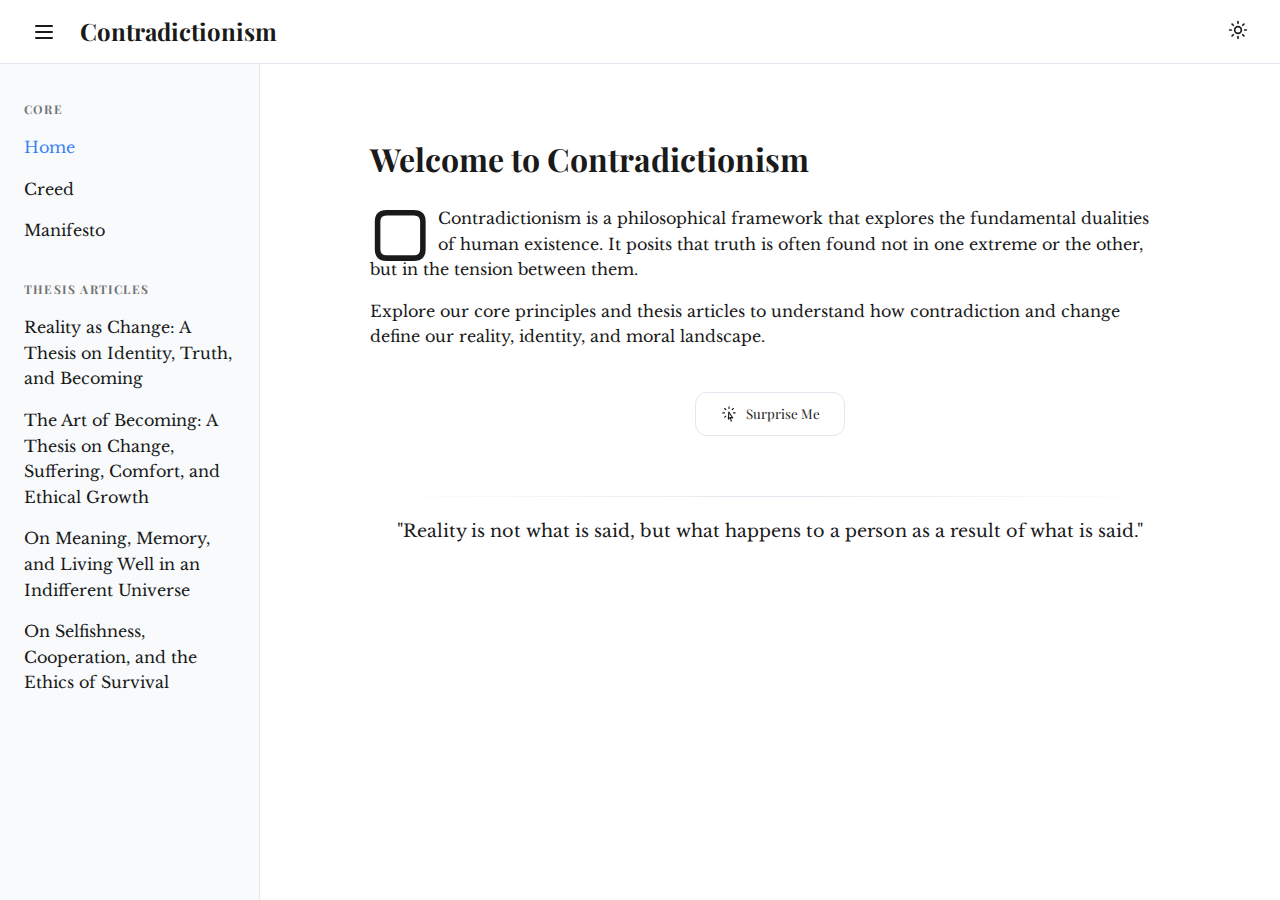
<file: index.html>
<!DOCTYPE html>
<html lang="en" class="light">
<head>
    <meta charset="UTF-8">
    <meta name="viewport" content="width=device-width, initial-scale=1.0">
    <title>Contradictionism | A Philosophy of Duality</title>
    <link rel="stylesheet" href="style.css">
    <link rel="preconnect" href="https://fonts.googleapis.com">
    <link rel="preconnect" href="https://fonts.gstatic.com" crossorigin>
    <link href="https://fonts.googleapis.com/css2?family=Libre+Baskerville:ital,wght@0,400;0,700;1,400&family=Playfair+Display:ital,wght@0,400..900;1,400..900&family=Merriweather:ital,wght@0,300;0,400;0,700;0,900;1,300;1,400;1,700;1,900&display=swap" rel="stylesheet">
</head>
<body>
    <header id="header">
        <div class="header-left">
            <button id="mobile-toggle" class="icon-btn">
                <svg xmlns="http://www.w3.org/2000/svg" width="24" height="24" viewBox="0 0 24 24" fill="none" stroke="currentColor" stroke-width="2" stroke-linecap="round" stroke-linejoin="round">
                    <line x1="4" x2="20" y1="12" y2="12"/>
                    <line x1="4" x2="20" y1="6" y2="6"/>
                    <line x1="4" x2="20" y1="18" y2="18"/>
                </svg>
            </button>
            <h1 class="logo">Contradictionism</h1>
        </div>
        <div class="header-right">
            <div class="theme-switcher">
                <button id="theme-trigger" class="icon-btn">
                    <span id="current-theme-icon"></span>
                </button>
                <div id="theme-menu" class="dropdown">
                    <div class="theme-option" onclick="setTheme('light')">
                        <svg xmlns="http://www.w3.org/2000/svg" width="16" height="16" viewBox="0 0 24 24" fill="none" stroke="currentColor" stroke-width="2" stroke-linecap="round" stroke-linejoin="round"><circle cx="12" cy="12" r="4"/><path d="M12 2v2"/><path d="M12 20v2"/><path d="m4.93 4.93 1.41 1.41"/><path d="m17.66 17.66 1.41 1.41"/><path d="M2 12h2"/><path d="M20 12h2"/><path d="m6.34 17.66-1.41 1.41"/><path d="m19.07 4.93-1.41 1.41"/></svg>
                        Light
                    </div>
                    <div class="theme-option" onclick="setTheme('dark')">
                        <svg xmlns="http://www.w3.org/2000/svg" width="16" height="16" viewBox="0 0 24 24" fill="none" stroke="currentColor" stroke-width="2" stroke-linecap="round" stroke-linejoin="round"><path d="M12 3a6 6 0 0 0 9 9 9 9 0 1 1-9-9Z"/></svg>
                        Dark
                    </div>
                    <div class="theme-option" onclick="setTheme('cobalt')">
                        <svg xmlns="http://www.w3.org/2000/svg" width="16" height="16" viewBox="0 0 24 24" fill="none" stroke="currentColor" stroke-width="1.5" stroke-linecap="round" stroke-linejoin="round">
                            <path d="M12 2v4M12 18v4M2 12h4M18 12h4M4.93 4.93l2.83 2.83M16.24 16.24l2.83 2.83M4.93 19.07l2.83-2.83M16.24 7.76l2.83-2.83"/>
                        </svg>
                        Cobalt
                    </div>
                    <div class="theme-option" onclick="setTheme('midnight')">
                        <svg xmlns="http://www.w3.org/2000/svg" width="16" height="16" viewBox="0 0 24 24" fill="none" stroke="currentColor" stroke-width="1.5" stroke-linecap="round" stroke-linejoin="round"><path d="M11.48 3.499a.562.562 0 0 1 1.04 0l2.125 5.111a.563.563 0 0 0 .475.345l5.518.442c.499.04.701.663.321.988l-4.204 3.602a.563.563 0 0 0-.182.557l1.285 5.385a.562.562 0 0 1-.84.61l-4.725-2.885a.562.562 0 0 0-.586 0L6.982 20.54a.562.562 0 0 1-.84-.61l1.285-5.386a.562.562 0 0 0-.182-.557l-4.204-3.602a.562.562 0 0 1 .321-.988l5.518-.442a.563.563 0 0 0 .475-.345L11.48 3.5Z"/></svg>
                        Midnight
                    </div>
                    <div class="theme-option" onclick="setTheme('sepia')">
                        <svg xmlns="http://www.w3.org/2000/svg" width="16" height="16" viewBox="0 0 24 24" fill="none" stroke="currentColor" stroke-width="2" stroke-linecap="round" stroke-linejoin="round"><path d="M17 8h1a4 4 0 1 1 0 8h-1"/><path d="M3 8h14v9a4 4 0 0 1-4 4H7a4 4 0 0 1-4-4Z"/><line x1="6" x2="6" y1="2" y2="4"/><line x1="10" x2="10" y1="2" y2="4"/><line x1="14" x2="14" y1="2" y2="4"/></svg>
                        Sepia
                    </div>
                    <div class="theme-option" onclick="setTheme('ivory')">
                        <svg xmlns="http://www.w3.org/2000/svg" width="16" height="16" viewBox="0 0 24 24" fill="none" stroke="currentColor" stroke-width="1.5" stroke-linecap="round" stroke-linejoin="round"><path d="M9.813 15.904 9 18.75l-.813-2.846a4.5 4.5 0 0 0-3.09-3.09L2.25 12l2.846-.813a4.5 4.5 0 0 0 3.09-3.09L9 5.25l.813 2.846a4.5 4.5 0 0 0 3.09 3.09L15.75 12l-2.846.813a4.5 4.5 0 0 0-3.09 3.09ZM18.259 8.715 18 9.75l-.259-1.035a3.375 3.375 0 0 0-2.455-2.456L14.25 6l1.036-.259a3.375 3.375 0 0 0 2.455-2.456L18 2.25l.259 1.035a3.375 3.375 0 0 0 2.456 2.456L21.75 6l-1.035.259a3.375 3.375 0 0 0-2.456 2.456ZM16.894 20.567 16.5 21.75l-.394-1.183a2.25 2.25 0 0 0-1.423-1.423L13.5 18.75l1.183-.394a2.25 2.25 0 0 0 1.423-1.423l.394-1.183.394 1.183a2.25 2.25 0 0 0 1.423 1.423l1.183.394-1.183.394a2.25 2.25 0 0 0-1.423 1.423Z"/></svg>
                        Ivory
                    </div>
                    <div class="theme-option" onclick="setTheme('terminal')">
                        <svg xmlns="http://www.w3.org/2000/svg" width="16" height="16" viewBox="0 0 24 24" fill="none" stroke="currentColor" stroke-width="2" stroke-linecap="round" stroke-linejoin="round"><path d="m5 10 3 3-3 3"/><path d="M12 17h7"/></svg>
                        Terminal
                    </div>
                </div>
            </div>
        </div>
    </header>

    <div class="layout">
        <aside id="sidebar">
            <nav>
                <div class="nav-group">
                    <h3>Core</h3>
                    <ul>
                        <li><a href="#home">Home</a></li>
                        <li><a href="#creed">Creed</a></li>
                        <li><a href="#manifesto">Manifesto</a></li>
                    </ul>
                </div>
                <div class="nav-group">
                    <h3>Thesis Articles</h3>
                    <ul id="article-list"></ul>
                </div>
            </nav>
        </aside>

        <main id="main">
            <div id="content"></div>
            <div id="quotes-container"></div>
        </main>
    </div>

    <script src="script.js"></script>
</body>
</html>
</file>
<file: style.css>
:root {
    --bg: #ffffff;
    --fg: #1a1a1a;
    --sidebar-bg: #f8fafc;
    --border: #e2e8f0;
    --accent: #3b82f6;
    --sb-thumb: #cbd5e1;
    --sb-track: #f1f5f9;
}

.dark {
    --bg: #121212;
    --fg: #e0e0e0;
    --sidebar-bg: #1a1a1a;
    --border: #2a2a2a;
    --accent: #a0a0a0;
    --sb-thumb: #333333;
    --sb-track: #121212;
}

.cobalt {
    --bg: #1e293b;
    --fg: #f1f5f9;
    --sidebar-bg: #0f172a;
    --border: #334155;
    --accent: #94a3b8;
    --sb-thumb: #475569;
    --sb-track: #1e293b;
}

.midnight {
    --bg: #000000;
    --fg: #ffffff;
    --sidebar-bg: #000000;
    --border: #111111;
    --accent: #ffffff;
    --sb-thumb: #222222;
    --sb-track: #000000;
}

.ivory {
    --bg: #ffffff;
    --fg: #1a1a1a;
    --sidebar-bg: #fdfaf3;
    --border: #d4af37;
    --accent: #d4af37;
    --sb-thumb: #cfb53b;
    --sb-track: #ffffff;
}

.page-divider {
    height: 1px;
    background: linear-gradient(to right, transparent, var(--border), transparent);
    margin: 40px 0;
}

.content-end {
    margin-top: 60px;
    margin-bottom: 20px;
}

.surprise-button {
    background: none;
    border: 1px solid var(--border);
    color: var(--fg);
    padding: 10px 20px;
    font-family: 'Playfair Display', serif;
    cursor: pointer;
    transition: all 0.3s;
    border-radius: 4px;
}

.surprise-button:hover {
    background: var(--accent);
    color: var(--bg);
    border-color: var(--accent);
}

.terminal {
    --bg: #000000;
    --fg: #00ff00;
    --sidebar-bg: #0a0a0a;
    --border: #003300;
    --accent: #00ff00;
    --sb-thumb: #003300;
    --sb-track: #000000;
    font-family: 'Courier New', Courier, monospace !important;
}

.terminal * {
    font-family: 'Courier New', Courier, monospace !important;
}

.sepia {
    --bg: #f4ecd8;
    --fg: #433422;
    --sidebar-bg: #eaddc0;
    --border: #d3c2a3;
    --accent: #92400e;
    --sb-thumb: #c2b291;
    --sb-track: #eaddc0;
}

* { box-sizing: border-box; }

body {
    margin: 0;
    background-color: var(--bg);
    color: var(--fg);
    font-family: 'Libre Baskerville', serif;
    line-height: 1.6;
    transition: background 0.3s, color 0.3s;
}

/* Scrollbar */
::-webkit-scrollbar { width: 10px; }
::-webkit-scrollbar-track { background: var(--sb-track); }
::-webkit-scrollbar-thumb { background: var(--sb-thumb); border-radius: 5px; }
::-webkit-scrollbar-thumb:hover { background: var(--accent); }

#header {
    position: fixed;
    top: 0;
    width: 100%;
    height: 64px;
    background: var(--bg);
    border-bottom: 1px solid var(--border);
    display: flex;
    align-items: center;
    justify-content: space-between;
    padding: 0 24px;
    z-index: 100;
}

.header-left { display: flex; align-items: center; gap: 16px; }
.logo { font-family: 'Playfair Display', serif; font-size: 1.5rem; margin: 0; }
.icon-btn { background: none; border: none; cursor: pointer; color: inherit; padding: 8px; border-radius: 50%; display: flex; align-items: center; justify-content: center; }
.icon-btn:hover { background: var(--sb-track); }

.layout { display: flex; padding-top: 64px; height: 100vh; }

#sidebar {
    width: 260px;
    background: var(--sidebar-bg);
    border-right: 1px solid var(--border);
    overflow-y: auto;
    padding: 24px;
}

.nav-group h3 {
    font-size: 0.75rem;
    text-transform: uppercase;
    letter-spacing: 0.1em;
    opacity: 0.6;
    margin-bottom: 12px;
}

.nav-group ul { list-style: none; padding: 0; margin: 0 0 32px 0; }
.nav-group li { margin-bottom: 8px; }
.nav-group a { text-decoration: none; color: inherit; display: block; padding: 4px 0; transition: color 0.2s; }
.nav-group a:hover, .nav-group a.active { color: var(--accent); }

#main { flex: 1; overflow-y: auto; padding: 48px; }
#content { max-width: 800px; margin: 0 auto; transition: opacity 0.3s ease; }
#quotes-container { max-width: 800px; margin: 0 auto; }
.quote-card { font-size: 1.1rem; text-align: center; }

.dropdown {
    display: none;
    position: absolute;
    right: 0;
    top: 48px;
    background: var(--sidebar-bg);
    border: 1px solid var(--border);
    border-radius: 8px;
    box-shadow: 0 4px 12px rgba(0,0,0,0.1);
    min-width: 140px;
}
.dropdown.show { display: block; }
.theme-option { padding: 12px 16px; cursor: pointer; display: flex; align-items: center; gap: 8px; }
.theme-option:hover { background: var(--accent); color: white; }

h1, h2, h3 { font-family: 'Playfair Display', serif; }
.drop-cap::first-letter {
    float: left;
    font-size: 4rem;
    line-height: 3rem;
    padding-right: 8px;
    font-weight: bold;
}

@media (max-width: 768px) {
    #sidebar { position: fixed; left: -260px; z-index: 90; height: calc(100vh - 64px); transition: left 0.3s; }
    #sidebar.open { left: 0; }
    #main { padding: 24px; }
}
</file>
